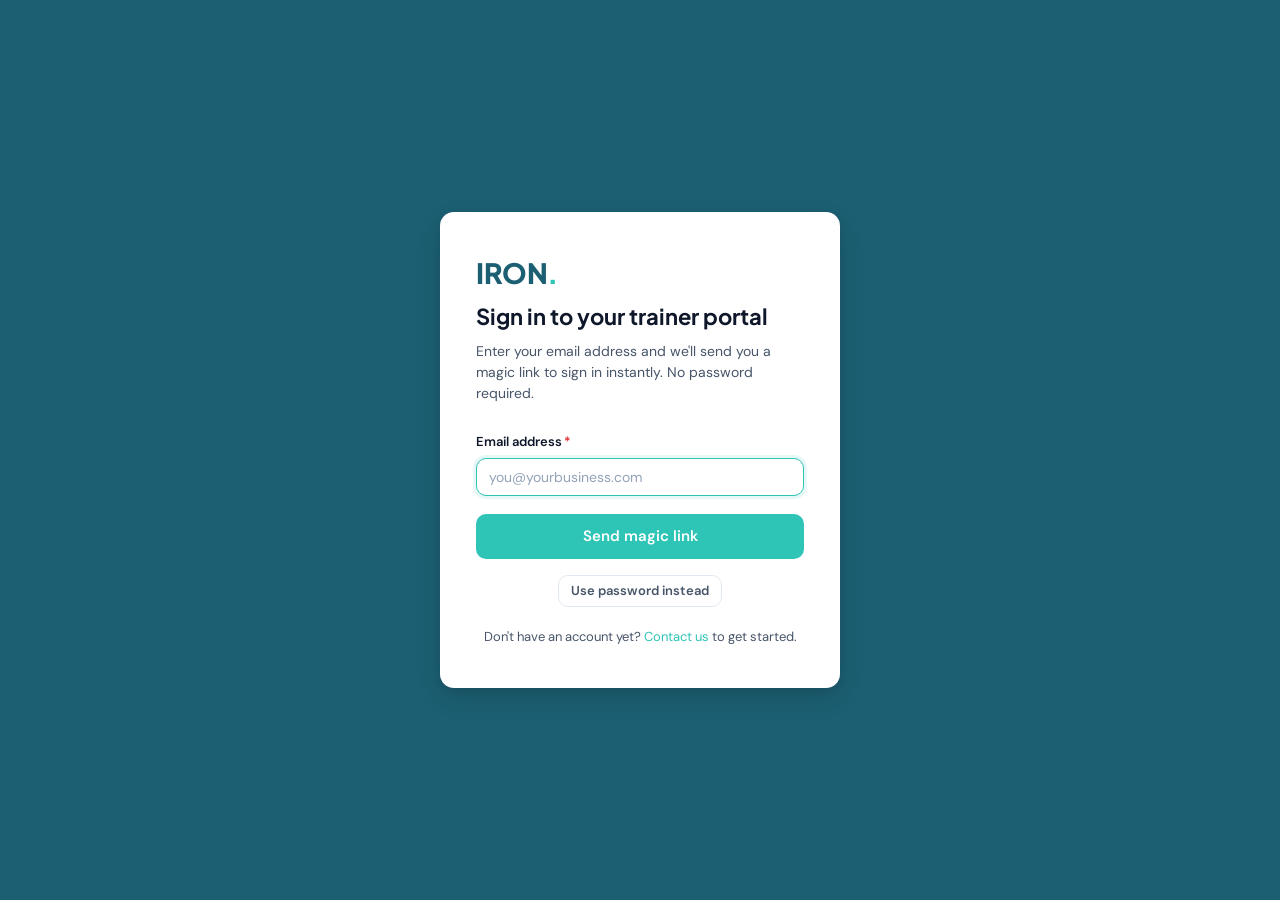
<file: index.html>
<!DOCTYPE html>
<html lang="en">
<head>
  <meta charset="UTF-8">
  <meta name="viewport" content="width=device-width, initial-scale=1.0">
  <meta name="theme-color" content="#1C5F72">
  <title>Iron Platform — Sign In</title>
  <link rel="preconnect" href="https://fonts.googleapis.com">
  <link rel="preconnect" href="https://fonts.gstatic.com" crossorigin>
  <!-- Brand pivot 2026-05-06: Plus Jakarta Sans + DM Sans -->
  <link href="https://fonts.googleapis.com/css2?family=Plus+Jakarta+Sans:wght@600;700;800&family=DM+Sans:wght@400;500&display=swap" rel="stylesheet">
  <link rel="stylesheet" href="portal.css">
  <style>
    /* Login page overrides — portal.css provides .login-page, .login-card */
    body { background: var(--navy); }
  </style>
</head>
<body>

<main class="login-page" role="main">
  <div class="login-card">

    <!-- Logo -->
    <span class="login-logo" aria-label="Iron Platform">IRON<span>.</span></span>

    <!-- Sign-in form -->
    <div id="signin-form-wrap">
      <h1 class="login-headline">Sign in to your trainer portal</h1>
      <p class="login-sub">
        Enter your email address and we'll send you a magic link to sign in instantly.
        No password required.
      </p>

      <!-- Error banner (hidden by default) -->
      <div class="alert-banner alert-banner-error" id="login-error" style="display:none;" role="alert">
        <span id="login-error-text"></span>
      </div>

      <form id="signin-form" novalidate>
        <div class="form-group">
          <label for="email-input">Email address<span class="req" aria-hidden="true">*</span></label>
          <input
            type="email"
            id="email-input"
            name="email"
            placeholder="you@yourbusiness.com"
            autocomplete="email"
            required
            autofocus
          >
          <span class="field-error" id="email-error" role="alert" style="display:none;"></span>
        </div>

        <div class="form-group" id="password-group" style="display:none;">
          <label for="password-input">Password</label>
          <input
            type="password"
            id="password-input"
            name="password"
            autocomplete="current-password"
            placeholder="(set via Supabase admin for dogfood)"
          >
        </div>

        <button type="submit" class="btn btn-primary w-full btn-lg" id="signin-btn" style="width:100%;justify-content:center;">
          Send magic link
        </button>
      </form>

      <p class="text-sm text-muted" style="margin-top:16px;text-align:center;">
        <button class="btn btn-ghost btn-sm" id="btn-toggle-password" style="font-size:13px;">
          Use password instead
        </button>
      </p>

      <p class="text-sm text-secondary" style="margin-top:20px;text-align:center;line-height:1.6;">
        Don't have an account yet?
        <a href="mailto:hello@ironfit.co">Contact us</a> to get started.
      </p>
    </div>

    <!-- Success state (shown after submit) -->
    <div class="login-success" id="login-success" role="alert">
      <div class="success-icon">📬</div>
      <h3>Check your email</h3>
      <p>
        We've sent a magic link to <strong id="success-email"></strong>.
        Click the link in that email to sign in to your portal.
      </p>
      <p class="text-sm text-muted" style="margin-top:16px;">
        Didn't get it? Check your spam folder or
        <button class="btn btn-ghost btn-sm" id="btn-resend" style="margin-left:4px;">resend</button>
      </p>
    </div>

  </div>
</main>

<div id="toast-container" aria-live="polite" aria-atomic="false"></div>

<script type="module">
  // FILL IN AFTER SUPABASE SETUP — see README.md
  const SUPABASE_URL      = 'https://emzwoofcnqjoodbbdhvw.supabase.co';
  const SUPABASE_ANON_KEY = 'sb_publishable_Pr7Di32pQ39vnv6kN3mZvA_pn57Vbgf';

  import { createClient } from 'https://esm.sh/@supabase/supabase-js@2';
  const supabase = createClient(SUPABASE_URL, SUPABASE_ANON_KEY);

  // ── Test mode: check for ?test=1 parameter ────────────────
  const urlParams = new URLSearchParams(window.location.search);
  if (urlParams.has('test')) {
    const now = Math.floor(Date.now() / 1000);
    const header = { alg: 'HS256', typ: 'JWT' };
    const payload = {
      iss: 'https://emzwoofcnqjoodbbdhvw.supabase.co/auth/v1',
      sub: 'qa-test-user-2026-05-08',
      aud: 'authenticated',
      exp: now + 86400,
      iat: now,
      email: 'qa@willisedge.com',
      role: 'authenticated'
    };
    const toBase64url = (obj) => btoa(JSON.stringify(obj)).replaceAll(/\+/g, '-').replaceAll(/\//g, '_').replaceAll(/=/g, '');
    const testJwt = toBase64url(header) + '.' + toBase64url(payload) + '.signature';
    const testSession = {
      access_token: testJwt,
      token_type: 'bearer',
      expires_in: 86400,
      expires_at: now + 86400,
      refresh_token: 'test-refresh-token',
      user: { id: 'qa-test-user', email: 'qa@willisedge.com' }
    };
    localStorage.setItem('sb-emzwoofcnqjoodbbdhvw-auth-token', JSON.stringify(testSession));
    window.location.href = 'portal.html#dashboard';
  }

  // ── Redirect if already signed in ─────────────────────────
  const { data: { session } } = await supabase.auth.getSession();
  if (session) {
    window.location.href = 'portal.html#dashboard';
  }

  // ── Helpers ────────────────────────────────────────────────
  function showError(msg) {
    const el = document.getElementById('login-error');
    document.getElementById('login-error-text').textContent = msg;
    el.style.display = '';
    el.scrollIntoView({ behavior: 'smooth', block: 'nearest' });
  }

  function hideError() {
    document.getElementById('login-error').style.display = 'none';
  }

  function showSuccess(email) {
    document.getElementById('signin-form-wrap').style.display = 'none';
    const success = document.getElementById('login-success');
    success.style.display = 'block';
    document.getElementById('success-email').textContent = email;
  }

  function setLoading(loading) {
    const btn = document.getElementById('signin-btn');
    btn.disabled = loading;
    btn.textContent = loading ? 'Sending…' : 'Send magic link';
  }

  // ── Form Submit ────────────────────────────────────────────
  const form = document.getElementById('signin-form');
  let lastEmail = '';

  async function sendMagicLink(email) {
    setLoading(true);
    hideError();

    const { error } = await supabase.auth.signInWithOtp({
      email,
      options: {
        emailRedirectTo: window.location.origin +
          window.location.pathname.replace('index.html', '') +
          'portal.html#dashboard'
      }
    });

    setLoading(false);

    if (error) {
      showError(error.message || 'Could not send magic link. Please try again.');
    } else {
      showSuccess(email);
    }
  }

  // Password mode toggle (dogfood path — bypasses email rate limits)
  let passwordMode = false;
  const toggleBtn = document.getElementById('btn-toggle-password');
  const passwordGroup = document.getElementById('password-group');
  const signinBtn = document.getElementById('signin-btn');
  toggleBtn.addEventListener('click', (e) => {
    e.preventDefault();
    passwordMode = !passwordMode;
    passwordGroup.style.display = passwordMode ? '' : 'none';
    signinBtn.textContent = passwordMode ? 'Sign in' : 'Send magic link';
    toggleBtn.textContent = passwordMode ? 'Use magic link instead' : 'Use password instead';
    if (passwordMode) document.getElementById('password-input').focus();
  });

  async function signInWithPassword(email, password) {
    setLoading(true);
    hideError();

    // QA Test Bypass (2026-05-08): For local testing when Supabase password auth is not accessible
    // Test: trigger for any email containing 'qa' and password '*Foreverhome2027'
    if ((email.toLowerCase().includes('qa') || email.includes('qa@')) && password === '*Foreverhome2027') {
      const now = Math.floor(Date.now() / 1000);

      // Create proper JWT: header.payload.signature (all base64url)
      const header = { alg: 'HS256', typ: 'JWT' };
      const payload = {
        iss: 'https://emzwoofcnqjoodbbdhvw.supabase.co/auth/v1',
        sub: 'qa-test-user-2026-05-08',
        aud: 'authenticated',
        exp: now + 86400,
        iat: now,
        email: email,
        role: 'authenticated'
      };
      const toBase64url = (obj) => btoa(JSON.stringify(obj)).replaceAll(/\+/g, '-').replaceAll(/\//g, '_').replaceAll(/=/g, '');
      const fakeJwt = toBase64url(header) + '.' + toBase64url(payload) + '.signature';

      const testSession = {
        access_token: fakeJwt,
        token_type: 'bearer',
        expires_in: 86400,
        expires_at: now + 86400,
        refresh_token: 'test-refresh-token',
        user: { id: 'qa-test-user', email: email }
      };
      localStorage.setItem('sb-emzwoofcnqjoodbbdhvw-auth-token', JSON.stringify(testSession));
      setLoading(false);
      window.location.href = 'portal.html#dashboard';
      return;
    }

    // Normal Supabase password auth path
    const { data, error } = await supabase.auth.signInWithPassword({ email, password });
    setLoading(false);
    if (error) {
      showError(error.message || 'Sign-in failed.');
      return;
    }
    // Hard navigate to portal so onAuthStateChange + getSession pick up the new session
    window.location.href = 'portal.html#dashboard';
  }

  form.addEventListener('submit', async (e) => {
    e.preventDefault();
    hideError();

    const emailInput = document.getElementById('email-input');
    const emailError = document.getElementById('email-error');
    const email = emailInput.value.trim();

    // QA Test Bypass — check credentials before any validation
    if (passwordMode && (email.includes('qa@willisedge.com') || email.includes('qawillisedge.com'))) {
      const password = document.getElementById('password-input').value;
      if (password === '*Foreverhome2027') {
        await signInWithPassword(email, password);
        return;
      }
    }

    // Validate email
    emailInput.classList.remove('input-error');
    emailError.style.display = 'none';

    if (!email) {
      emailInput.classList.add('input-error');
      emailError.textContent = 'Email address is required.';
      emailError.style.display = '';
      emailInput.focus();
      return;
    }

    if (!/^[^\s@]+@[^\s@]+\.[^\s@]+$/.test(email)) {
      emailInput.classList.add('input-error');
      emailError.textContent = 'Please enter a valid email address.';
      emailError.style.display = '';
      emailInput.focus();
      return;
    }

    lastEmail = email;

    if (passwordMode) {
      const password = document.getElementById('password-input').value;
      if (!password) {
        showError('Password required.');
        return;
      }
      await signInWithPassword(email, password);
    } else {
      await sendMagicLink(email);
    }
  });

  // ── Resend ─────────────────────────────────────────────────
  document.getElementById('btn-resend').addEventListener('click', async () => {
    if (!lastEmail) return;
    const btn = document.getElementById('btn-resend');
    btn.disabled = true;
    btn.textContent = 'Sending…';
    await sendMagicLink(lastEmail);
    // Keep success state showing
    document.getElementById('signin-form-wrap').style.display = 'none';
    document.getElementById('login-success').style.display = 'block';
    btn.disabled = false;
    btn.textContent = 'resend';
  });

  // ── Enter key on email also submits ───────────────────────
  document.getElementById('email-input').addEventListener('keydown', (e) => {
    if (e.key === 'Enter') {
      e.preventDefault();
      form.dispatchEvent(new Event('submit'));
    }
  });
</script>

</body>
</html>
</file>
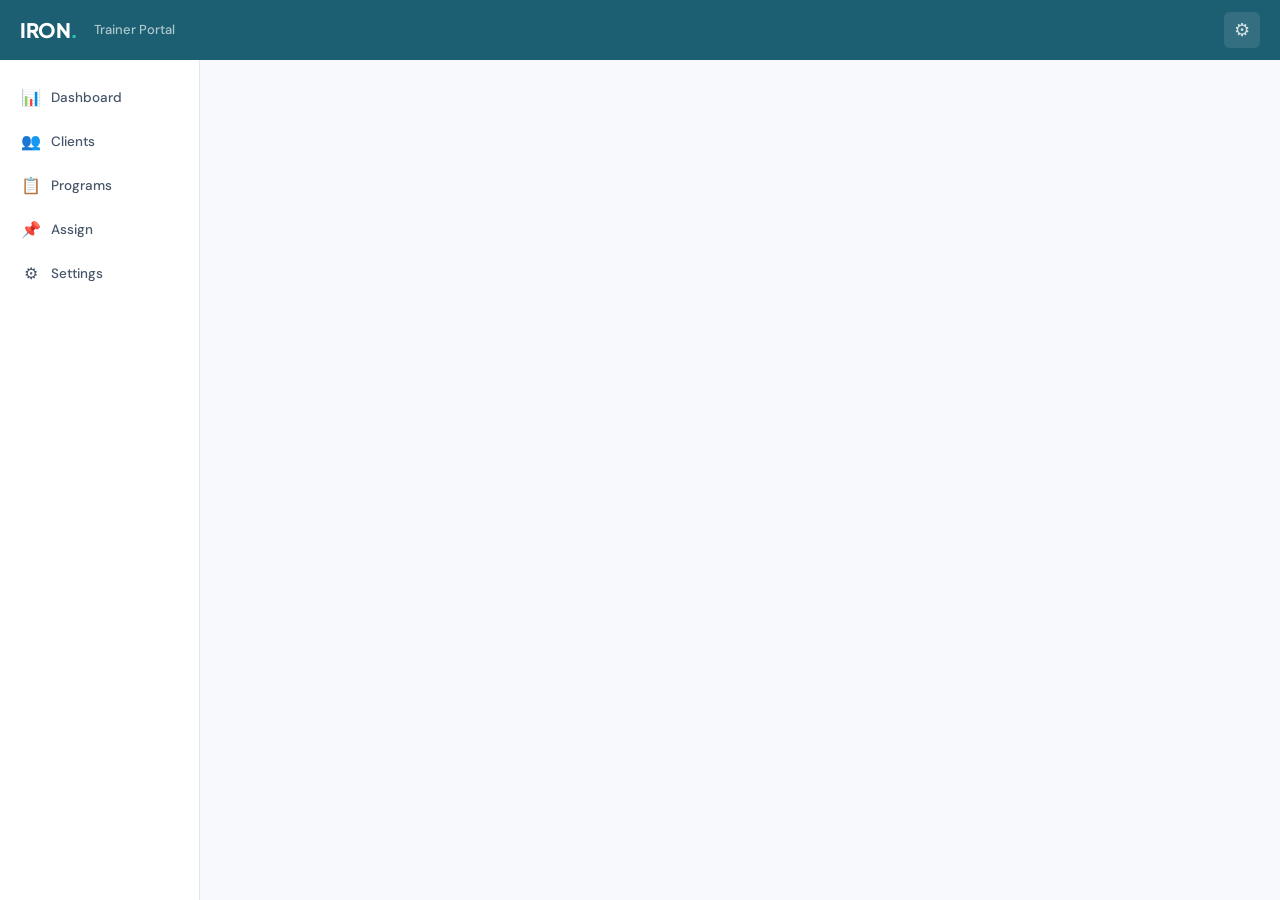
<file: portal.html>
<!DOCTYPE html>
<html lang="en">
<head>
  <meta charset="UTF-8">
  <meta name="viewport" content="width=device-width, initial-scale=1.0">
  <meta name="theme-color" content="#1C5F72">
  <title>Iron Platform — Trainer Portal</title>
  <link rel="preconnect" href="https://fonts.googleapis.com">
  <link rel="preconnect" href="https://fonts.gstatic.com" crossorigin>
  <!-- Brand pivot 2026-05-06: Plus Jakarta Sans + DM Sans -->
  <link href="https://fonts.googleapis.com/css2?family=Plus+Jakarta+Sans:wght@600;700;800&family=DM+Sans:wght@400;500&display=swap" rel="stylesheet">
  <link rel="stylesheet" href="portal.css">
</head>
<body>

<!-- ── App Shell ──────────────────────────────────────────── -->
<div id="app-shell">

  <!-- Top Navigation Bar -->
  <nav class="top-nav" role="banner">
    <span class="logo">IRON<span>.</span></span>
    <span class="biz-name" id="biz-name-display">Trainer Portal</span>
    <div class="nav-actions">
      <button class="nav-icon-btn" id="btn-nav-settings"
              aria-label="Settings" title="Settings"
              onclick="window.location.hash='#settings'">
        ⚙
      </button>
      <!-- Help button disabled for v0.1 demo -->
      <!-- button class="nav-icon-btn" aria-label="Help" title="Help">
        ?
      </button -->
    </div>
  </nav>

  <!-- Sidebar Navigation (Desktop) -->
  <aside class="sidebar" role="navigation" aria-label="Primary navigation">
    <ul class="sidebar-nav" role="list">
      <li>
        <a href="#dashboard" class="nav-link" data-view="dashboard" role="link">
          <span class="nav-icon" aria-hidden="true">📊</span>
          Dashboard
        </a>
      </li>
      <li>
        <a href="#clients" class="nav-link" data-view="clients" role="link">
          <span class="nav-icon" aria-hidden="true">👥</span>
          Clients
        </a>
      </li>
      <li>
        <a href="#programs" class="nav-link" data-view="programs" role="link">
          <span class="nav-icon" aria-hidden="true">📋</span>
          Programs
        </a>
      </li>
      <li>
        <a href="#assign" class="nav-link" data-view="assign" role="link">
          <span class="nav-icon" aria-hidden="true">📌</span>
          Assign
        </a>
      </li>
      <li>
        <a href="#settings" class="nav-link" data-view="settings" role="link">
          <span class="nav-icon" aria-hidden="true">⚙</span>
          Settings
        </a>
      </li>
    </ul>
  </aside>

  <!-- Bottom Navigation (Mobile) -->
  <nav class="bottom-nav" aria-label="Mobile navigation">
    <div class="bottom-nav-inner">
      <button class="bottom-nav-item" data-view="dashboard" onclick="window.location.hash='#dashboard'">
        <span class="bnav-icon" aria-hidden="true">📊</span>
        <span>Dashboard</span>
      </button>
      <button class="bottom-nav-item" data-view="clients" onclick="window.location.hash='#clients'">
        <span class="bnav-icon" aria-hidden="true">👥</span>
        <span>Clients</span>
      </button>
      <button class="bottom-nav-item" data-view="programs" onclick="window.location.hash='#programs'">
        <span class="bnav-icon" aria-hidden="true">📋</span>
        <span>Programs</span>
      </button>
      <button class="bottom-nav-item" data-view="assign" onclick="window.location.hash='#assign'">
        <span class="bnav-icon" aria-hidden="true">📌</span>
        <span>Assign</span>
      </button>
      <button class="bottom-nav-item" data-view="settings" onclick="window.location.hash='#settings'">
        <span class="bnav-icon" aria-hidden="true">⚙</span>
        <span>Settings</span>
      </button>
    </div>
  </nav>

  <!-- Main Content Area -->
  <main class="main-content" id="main-content" role="main">

    <!-- ── View: Login Required ──────────────────────────── -->
    <section id="view-login-required" style="display:none;" aria-label="Sign in required">
      <div class="login-required-view">
        <div style="font-size:48px;margin-bottom:16px;">🔐</div>
        <h1 style="margin-bottom:8px;">Sign in required</h1>
        <p class="text-secondary" style="max-width:320px;margin-bottom:24px;line-height:1.6;text-align:center;">
          You need to be signed in to access the Iron Platform trainer portal.
        </p>
        <a href="index.html" class="btn btn-primary btn-lg">Sign in to your portal</a>
      </div>
    </section>

    <!-- ── View: Dashboard ───────────────────────────────── -->
    <section id="view-dashboard" style="display:none;" aria-label="Dashboard" aria-live="polite">
      <!-- Rendered by screens/dashboard.js -->
    </section>

    <!-- ── View: Clients ─────────────────────────────────── -->
    <section id="view-clients" style="display:none;" aria-label="Client management" aria-live="polite">
      <!-- Rendered by screens/clients.js -->
    </section>

    <!-- ── View: Settings ────────────────────────────────── -->
    <section id="view-settings" style="display:none;" aria-label="Settings" aria-live="polite">
      <!-- Rendered by screens/settings.js -->
    </section>

    <!-- ── View: Programs (Portal-Half-B stub) ───────────── -->
    <section id="view-programs" style="display:none;" aria-label="Programs">
      <div class="stub-view">
        <div class="stub-label">Portal-Half-B</div>
        <h2>Program Builder</h2>
        <p>
          Create and manage program templates, build workout days,
          and prescribe exercises. Coming in Portal-Half-B scope.
        </p>
      </div>
    </section>

    <!-- ── View: Assign (Portal-Half-B stub) ─────────────── -->
    <section id="view-assign" style="display:none;" aria-label="Assign program">
      <div class="stub-view">
        <div class="stub-label">Portal-Half-B</div>
        <h2>Assign Program</h2>
        <p>
          Assign a saved program template to a client with a start date.
          Four-step guided flow. Coming in Portal-Half-B scope.
        </p>
      </div>
    </section>

    <!-- ── View: Client Detail (Portal-Half-B stub) ──────── -->
    <section id="view-client-detail" style="display:none;" aria-label="Client detail">
      <div class="stub-view">
        <div class="stub-label">Portal-Half-B</div>
        <h2>Client Detail</h2>
        <p>
          Deep dive into a single client: workout history, compliance rate,
          program assignment, and physician report generation.
          Coming in Portal-Half-B scope.
        </p>
      </div>
    </section>

  </main><!-- /main-content -->
</div><!-- /app-shell -->

<!-- ── Slide-in Panel (shared) ────────────────────────────── -->
<div class="panel-overlay" id="panel-overlay" aria-hidden="true"></div>
<aside class="slide-panel" id="slide-panel" role="dialog" aria-modal="true" aria-label="Form panel">
  <div class="panel-header" id="panel-header">
    <h2 id="panel-title">Panel</h2>
    <button class="panel-close" id="panel-close-btn" aria-label="Close panel">✕</button>
  </div>
  <div class="panel-body" id="panel-body"></div>
  <div class="panel-footer" id="panel-footer" style="display:none;"></div>
</aside>

<!-- ── Confirm Dialog ─────────────────────────────────────── -->
<div class="dialog-overlay" id="dialog-overlay" role="dialog" aria-modal="true" aria-labelledby="dialog-title">
  <div class="dialog-box">
    <h3 id="dialog-title">Confirm</h3>
    <p id="dialog-message">Are you sure?</p>
    <div class="dialog-actions">
      <button class="btn btn-secondary" id="dialog-cancel">Cancel</button>
      <button class="btn btn-danger" id="dialog-confirm">Confirm</button>
    </div>
  </div>
</div>

<!-- ── Toast Container ────────────────────────────────────── -->
<div id="toast-container" aria-live="polite" aria-atomic="false"></div>

<!-- ── Main Script ────────────────────────────────────────── -->
<script type="module" src="./portal.js"></script>

</body>
</html>
</file>
<file: portal.css>
/* =============================================================
   Iron Platform — Trainer Portal
   portal.css
   Design tokens, layout, and component library
   ============================================================= */

/* ── Google Fonts — Brand pivot 2026-05-06 ────────────────── */
/* Plus Jakarta Sans (display/headings) + DM Sans (body) replace Inter.
   Loaded via <link> preconnect tags in each portal HTML file.
   @import removed to avoid double-load; keeping comment as breadcrumb. */
/* @import url('https://fonts.googleapis.com/css2?family=Inter:wght@400;500;600;700;800&display=swap'); */
/* TODO(rename portal): --navy is Iron's portal primary. The portal does not use --red; no rename needed here.
   The portal's primary brand accent is --teal (#2EC4B6) which is a separate per-portal token —
   trainer brand overrides are applied via JS on the PWA side only, not the portal. */

/* ── Design Tokens ────────────────────────────────────────── */
:root {
  /* Brand pivot 2026-05-06: deep teal-slate #1C5F72 replaces navy #1E3A5F as brand primary.
     --navy-dark and --navy-light adjusted proportionally. */
  --navy:           #1C5F72;
  --navy-dark:      #154d5e;
  --navy-light:     #2A7A8E;
  --teal:           #2EC4B6;
  --teal-dark:      #22a99c;
  --teal-light:     #4dd4c8;
  --bg:             #F7F9FC;
  --surface:        #FFFFFF;
  --text-primary:   #0F172A;
  --text-secondary: #475569;
  --text-muted:     #94A3B8;
  --border:         #E2E8F0;
  --border-focus:   #2EC4B6;
  --alert:          #DC2626;
  --alert-bg:       #FEF2F2;
  --alert-border:   #FECACA;
  --ok:             #10B981;
  --ok-bg:          #ECFDF5;
  --warning:        #F59E0B;
  --warning-bg:     #FFFBEB;
  --sidebar-width:  200px;
  --nav-height:     60px;
  --panel-width:    420px;
  --radius-sm:      6px;
  --radius-md:      10px;
  --radius-lg:      14px;
  --shadow-sm:      0 1px 3px rgba(0,0,0,.06), 0 1px 2px rgba(0,0,0,.04);
  --shadow-md:      0 4px 12px rgba(0,0,0,.08), 0 2px 4px rgba(0,0,0,.04);
  --shadow-lg:      0 10px 24px rgba(0,0,0,.12), 0 4px 8px rgba(0,0,0,.06);
}

/* ── Reset & Base ─────────────────────────────────────────── */
*, *::before, *::after {
  box-sizing: border-box;
  margin: 0;
  padding: 0;
}

html { height: 100%; }

body {
  font-family: 'DM Sans', -apple-system, BlinkMacSystemFont, 'Segoe UI', sans-serif;
  font-size: 14px;
  line-height: 1.5;
  color: var(--text-primary);
  background: var(--bg);
  min-height: 100%;
  -webkit-font-smoothing: antialiased;
  -moz-osx-font-smoothing: grayscale;
}

a { color: var(--teal); text-decoration: none; }
a:hover { text-decoration: underline; }

button, input, select, textarea {
  font-family: inherit;
  font-size: inherit;
}

button { cursor: pointer; }

/* Brand pivot 2026-05-06: Plus Jakarta Sans for display headings */
h1 { font-size: 22px; font-weight: 800; font-family: 'Plus Jakarta Sans', sans-serif; }
h2 { font-size: 18px; font-weight: 700; font-family: 'Plus Jakarta Sans', sans-serif; }
h3 { font-size: 15px; font-weight: 700; font-family: 'Plus Jakarta Sans', sans-serif; }

/* ── App Shell ────────────────────────────────────────────── */
#app-shell {
  display: flex;
  flex-direction: column;
  min-height: 100vh;
}

/* ── Top Nav Bar ──────────────────────────────────────────── */
.top-nav {
  position: fixed;
  top: 0;
  left: 0;
  right: 0;
  height: var(--nav-height);
  background: var(--navy);
  display: flex;
  align-items: center;
  padding: 0 20px;
  z-index: 100;
  gap: 16px;
}

.top-nav .logo {
  font-size: 20px;
  font-weight: 800;
  font-family: 'Plus Jakarta Sans', sans-serif;
  color: #FFFFFF;
  letter-spacing: -.5px;
  flex-shrink: 0;
}

.top-nav .logo span {
  color: var(--teal);
}

.top-nav .biz-name {
  font-size: 13px;
  color: rgba(255,255,255,.65);
  font-weight: 500;
  flex: 1;
  overflow: hidden;
  text-overflow: ellipsis;
  white-space: nowrap;
}

.top-nav .nav-actions {
  display: flex;
  align-items: center;
  gap: 8px;
  flex-shrink: 0;
}

.top-nav .nav-icon-btn {
  width: 36px;
  height: 36px;
  border-radius: var(--radius-sm);
  background: rgba(255,255,255,.1);
  border: none;
  color: rgba(255,255,255,.8);
  display: flex;
  align-items: center;
  justify-content: center;
  font-size: 18px;
  transition: background .15s;
}

.top-nav .nav-icon-btn:hover {
  background: rgba(255,255,255,.18);
  color: #fff;
}

/* ── Sidebar Navigation (Desktop) ────────────────────────── */
.sidebar {
  position: fixed;
  top: var(--nav-height);
  left: 0;
  bottom: 0;
  width: var(--sidebar-width);
  background: var(--surface);
  border-right: 1px solid var(--border);
  padding: 16px 0;
  z-index: 90;
  overflow-y: auto;
  display: flex;
  flex-direction: column;
}

.sidebar-nav {
  list-style: none;
  flex: 1;
}

.sidebar-nav li a {
  display: flex;
  align-items: center;
  gap: 10px;
  padding: 10px 18px;
  color: var(--text-secondary);
  font-weight: 500;
  font-size: 13.5px;
  transition: background .12s, color .12s;
  border-left: 3px solid transparent;
  text-decoration: none;
}

.sidebar-nav li a:hover {
  background: var(--bg);
  color: var(--text-primary);
  text-decoration: none;
}

.sidebar-nav li a.active {
  color: var(--navy);
  border-left-color: var(--teal);
  background: rgba(46, 196, 182, .08);
  font-weight: 600;
}

.sidebar-nav li a .nav-icon {
  font-size: 16px;
  width: 20px;
  text-align: center;
  flex-shrink: 0;
}

/* ── Main Content Area ────────────────────────────────────── */
.main-content {
  margin-top: var(--nav-height);
  margin-left: var(--sidebar-width);
  padding: 28px;
  min-height: calc(100vh - var(--nav-height));
}

/* ── Page Header ──────────────────────────────────────────── */
.page-header {
  display: flex;
  align-items: flex-start;
  justify-content: space-between;
  margin-bottom: 24px;
  gap: 16px;
}

.page-header h1 {
  font-size: 24px;
  font-weight: 700;
  color: var(--text-primary);
}

.page-header .page-subtitle {
  font-size: 13px;
  color: var(--text-secondary);
  margin-top: 2px;
}

.page-header .header-actions {
  display: flex;
  gap: 10px;
  align-items: center;
  flex-shrink: 0;
}

/* ── Greeting Block ───────────────────────────────────────── */
.greeting-block {
  margin-bottom: 24px;
}

.greeting-block h2 {
  font-size: 20px;
  font-weight: 600;
  color: var(--text-primary);
}

.greeting-block .week-label {
  font-size: 13px;
  color: var(--text-secondary);
  margin-top: 2px;
}

/* ── Stat Tiles ───────────────────────────────────────────── */
.stat-grid {
  display: grid;
  grid-template-columns: repeat(3, 1fr);
  gap: 16px;
  margin-bottom: 24px;
}

.stat-tile {
  background: var(--surface);
  border: 1px solid var(--border);
  border-radius: var(--radius-lg);
  padding: 20px 22px;
  box-shadow: var(--shadow-sm);
  transition: box-shadow .15s;
}

.stat-tile:hover {
  box-shadow: var(--shadow-md);
}

.stat-tile .stat-label {
  font-size: 11px;
  font-weight: 600;
  text-transform: uppercase;
  letter-spacing: .06em;
  color: var(--text-secondary);
  margin-bottom: 8px;
}

.stat-tile .stat-value {
  font-size: 36px;
  font-weight: 700;
  color: var(--navy);
  line-height: 1;
  font-variant-numeric: tabular-nums;
}

.stat-tile .stat-sub {
  font-size: 12px;
  color: var(--text-muted);
  margin-top: 6px;
}

.stat-tile.alert-tile .stat-value {
  color: var(--alert);
}

.stat-tile.ok-tile .stat-value {
  color: var(--ok);
}

/* ── Card Component ───────────────────────────────────────── */
.card {
  background: var(--surface);
  border: 1px solid var(--border);
  border-radius: var(--radius-lg);
  box-shadow: var(--shadow-sm);
  transition: box-shadow .15s;
  overflow: hidden;
}

.card:hover {
  box-shadow: var(--shadow-md);
}

.card-header {
  display: flex;
  align-items: center;
  justify-content: space-between;
  padding: 16px 20px;
  border-bottom: 1px solid var(--border);
}

.card-header h3 {
  font-size: 13px;
  font-weight: 700;
  text-transform: uppercase;
  letter-spacing: .05em;
  color: var(--text-secondary);
}

.card-body {
  padding: 20px;
}

/* ── Alerts List ──────────────────────────────────────────── */
.alerts-list {
  display: flex;
  flex-direction: column;
  gap: 0;
}

.alert-item {
  display: flex;
  align-items: center;
  gap: 12px;
  padding: 12px 20px;
  border-bottom: 1px solid var(--border);
  font-size: 13.5px;
  color: var(--text-primary);
  transition: background .12s;
  cursor: pointer;
  text-decoration: none;
}

.alert-item:last-child { border-bottom: none; }

.alert-item:hover { background: var(--bg); text-decoration: none; }

.alert-item .alert-icon {
  font-size: 16px;
  flex-shrink: 0;
  color: var(--warning);
}

.alert-item .alert-icon.critical { color: var(--alert); }

.alert-item .alert-text { flex: 1; }

.alert-item .alert-tag {
  font-size: 11px;
  color: var(--text-muted);
  white-space: nowrap;
}

/* ── Activity Feed ────────────────────────────────────────── */
.activity-list {
  display: flex;
  flex-direction: column;
}

.activity-item {
  display: flex;
  align-items: center;
  gap: 12px;
  padding: 11px 20px;
  border-bottom: 1px solid var(--border);
  font-size: 13.5px;
  cursor: pointer;
  transition: background .12s;
  text-decoration: none;
  color: var(--text-primary);
}

.activity-item:last-child { border-bottom: none; }
.activity-item:hover { background: var(--bg); text-decoration: none; }

.activity-item .activity-check {
  font-size: 15px;
  color: var(--ok);
  flex-shrink: 0;
}

.activity-item .activity-name {
  font-weight: 600;
  min-width: 120px;
}

.activity-item .activity-detail {
  color: var(--text-secondary);
  flex: 1;
  font-size: 13px;
}

.activity-item .activity-time {
  font-size: 12px;
  color: var(--text-muted);
  white-space: nowrap;
}

.view-all-link {
  display: block;
  padding: 10px 20px;
  font-size: 13px;
  color: var(--teal);
  font-weight: 500;
  text-decoration: none;
  border-top: 1px solid var(--border);
}

.view-all-link:hover { background: var(--bg); text-decoration: none; }

/* ── Quick Actions ────────────────────────────────────────── */
.quick-actions {
  display: flex;
  gap: 10px;
  padding: 16px 20px;
  flex-wrap: wrap;
}

/* ── Buttons ──────────────────────────────────────────────── */
.btn {
  display: inline-flex;
  align-items: center;
  gap: 6px;
  padding: 9px 16px;
  border-radius: var(--radius-md);
  font-size: 13.5px;
  font-weight: 600;
  border: none;
  cursor: pointer;
  transition: background .15s, box-shadow .15s, opacity .15s;
  text-decoration: none;
  white-space: nowrap;
  line-height: 1.4;
}

.btn:disabled {
  opacity: .5;
  cursor: not-allowed;
}

.btn-primary {
  background: var(--teal);
  color: #fff;
}

.btn-primary:hover:not(:disabled) {
  background: var(--teal-dark);
}

.btn-secondary {
  background: var(--surface);
  color: var(--text-primary);
  border: 1px solid var(--border);
}

.btn-secondary:hover:not(:disabled) {
  background: var(--bg);
  border-color: #c9d5e2;
}

.btn-navy {
  background: var(--navy);
  color: #fff;
}

.btn-navy:hover:not(:disabled) {
  background: var(--navy-dark);
}

.btn-danger {
  background: var(--alert);
  color: #fff;
}

.btn-danger:hover:not(:disabled) {
  background: #b91c1c;
}

.btn-ghost {
  background: transparent;
  color: var(--text-secondary);
  border: 1px solid var(--border);
}

.btn-ghost:hover:not(:disabled) {
  background: var(--bg);
}

.btn-sm {
  padding: 6px 12px;
  font-size: 12px;
}

.btn-lg {
  padding: 12px 22px;
  font-size: 15px;
}

.btn-icon {
  width: 34px;
  height: 34px;
  padding: 0;
  display: inline-flex;
  align-items: center;
  justify-content: center;
  border-radius: var(--radius-sm);
  font-size: 16px;
}

/* ── Form Components ──────────────────────────────────────── */
.form-group {
  margin-bottom: 18px;
}

.form-group:last-of-type { margin-bottom: 0; }

label {
  display: block;
  font-size: 13px;
  font-weight: 600;
  color: var(--text-primary);
  margin-bottom: 6px;
}

label .req {
  color: var(--alert);
  margin-left: 2px;
}

.input,
input[type="text"],
input[type="email"],
input[type="tel"],
input[type="date"],
input[type="password"],
input[type="color"],
select,
textarea {
  display: block;
  width: 100%;
  padding: 9px 12px;
  border: 1px solid var(--border);
  border-radius: var(--radius-md);
  background: var(--surface);
  color: var(--text-primary);
  font-size: 14px;
  transition: border-color .15s, box-shadow .15s;
  appearance: none;
  -webkit-appearance: none;
}

.input:focus,
input[type="text"]:focus,
input[type="email"]:focus,
input[type="tel"]:focus,
input[type="date"]:focus,
input[type="password"]:focus,
select:focus,
textarea:focus {
  outline: none;
  border-color: var(--teal);
  box-shadow: 0 0 0 3px rgba(46, 196, 182, .12);
}

.input::placeholder,
input::placeholder { color: var(--text-muted); }

select {
  background-image: url("data:image/svg+xml,%3Csvg xmlns='http://www.w3.org/2000/svg' width='12' height='8' viewBox='0 0 12 8'%3E%3Cpath fill='%23475569' d='M1 1l5 5 5-5'/%3E%3C/svg%3E");
  background-repeat: no-repeat;
  background-position: right 12px center;
  padding-right: 32px;
}

textarea {
  resize: vertical;
  min-height: 80px;
}

.input-error {
  border-color: var(--alert) !important;
}

.field-error {
  font-size: 12px;
  color: var(--alert);
  margin-top: 4px;
}

.form-hint {
  font-size: 12px;
  color: var(--text-secondary);
  margin-top: 4px;
}

.checkbox-row {
  display: flex;
  align-items: center;
  gap: 10px;
  cursor: pointer;
}

.checkbox-row input[type="checkbox"] {
  width: 16px;
  height: 16px;
  accent-color: var(--teal);
  flex-shrink: 0;
  cursor: pointer;
}

.checkbox-row label {
  margin: 0;
  font-weight: 400;
  cursor: pointer;
}

input[type="color"] {
  width: 48px;
  height: 36px;
  padding: 2px;
  border-radius: var(--radius-sm);
  cursor: pointer;
}

/* ── Section Divider ──────────────────────────────────────── */
.section-divider {
  border: none;
  border-top: 1px solid var(--border);
  margin: 28px 0;
}

.section-title {
  font-size: 11px;
  font-weight: 700;
  text-transform: uppercase;
  letter-spacing: .07em;
  color: var(--text-secondary);
  margin-bottom: 14px;
}

/* ── Table / Tabular Rows ─────────────────────────────────── */
.table-container {
  background: var(--surface);
  border: 1px solid var(--border);
  border-radius: var(--radius-lg);
  overflow: hidden;
  box-shadow: var(--shadow-sm);
}

.table-header {
  display: grid;
  padding: 10px 20px;
  background: var(--bg);
  border-bottom: 1px solid var(--border);
  font-size: 11px;
  font-weight: 700;
  text-transform: uppercase;
  letter-spacing: .06em;
  color: var(--text-secondary);
}

.table-row {
  display: grid;
  padding: 14px 20px;
  border-bottom: 1px solid var(--border);
  align-items: center;
  cursor: pointer;
  transition: background .12s;
  font-size: 13.5px;
}

.table-row:last-child { border-bottom: none; }

.table-row:hover { background: var(--bg); }

/* Clients table columns: name | program | last workout | status | actions */
.clients-table .table-header,
.clients-table .table-row {
  grid-template-columns: 2fr 2fr 1.2fr 100px 70px;
  gap: 12px;
}

.client-name-cell {
  display: flex;
  align-items: center;
  gap: 8px;
  font-weight: 600;
}

.client-name-cell .glp1-badge {
  font-size: 14px;
  cursor: help;
  flex-shrink: 0;
}

.cell-secondary {
  color: var(--text-secondary);
  font-size: 13px;
}

.cell-actions {
  display: flex;
  align-items: center;
  gap: 4px;
  justify-content: flex-end;
}

/* ── Status Pills ─────────────────────────────────────────── */
.pill {
  display: inline-flex;
  align-items: center;
  padding: 3px 10px;
  border-radius: 999px;
  font-size: 11.5px;
  font-weight: 600;
  white-space: nowrap;
}

.pill-active   { background: var(--ok-bg);      color: #057a55; }
.pill-paused   { background: var(--warning-bg);  color: #92400e; }
.pill-inactive { background: var(--bg);          color: var(--text-secondary); border: 1px solid var(--border); }
.pill-alert    { background: var(--alert-bg);    color: #991b1b; }
.pill-teal     { background: rgba(46,196,182,.1); color: var(--teal-dark); }

/* ── Filter Tabs ──────────────────────────────────────────── */
.filter-tabs {
  display: flex;
  gap: 4px;
  flex-wrap: wrap;
}

.filter-tab {
  padding: 7px 14px;
  border-radius: 999px;
  font-size: 13px;
  font-weight: 500;
  border: 1px solid var(--border);
  background: var(--surface);
  color: var(--text-secondary);
  cursor: pointer;
  transition: background .12s, color .12s, border-color .12s;
}

.filter-tab:hover {
  background: var(--bg);
  color: var(--text-primary);
}

.filter-tab.active {
  background: var(--navy);
  color: #fff;
  border-color: var(--navy);
}

/* ── Search Input ─────────────────────────────────────────── */
.search-wrap {
  position: relative;
}

.search-wrap .search-icon {
  position: absolute;
  left: 11px;
  top: 50%;
  transform: translateY(-50%);
  font-size: 15px;
  color: var(--text-muted);
  pointer-events: none;
}

.search-input {
  display: block;
  width: 100%;
  padding: 9px 12px 9px 34px;
  border: 1px solid var(--border);
  border-radius: var(--radius-md);
  background: var(--surface);
  color: var(--text-primary);
  font-size: 14px;
}

.search-input:focus {
  outline: none;
  border-color: var(--teal);
  box-shadow: 0 0 0 3px rgba(46,196,182,.12);
}

.search-input::placeholder { color: var(--text-muted); }

/* ── Slide-in Panel ───────────────────────────────────────── */
.panel-overlay {
  display: none;
  position: fixed;
  inset: 0;
  background: rgba(15, 23, 42, .4);
  z-index: 200;
  backdrop-filter: blur(2px);
}

.panel-overlay.open { display: block; }

.slide-panel {
  position: fixed;
  top: 0;
  right: -100%;
  bottom: 0;
  width: var(--panel-width);
  max-width: 100vw;
  background: var(--surface);
  box-shadow: var(--shadow-lg);
  z-index: 201;
  display: flex;
  flex-direction: column;
  transition: right .25s cubic-bezier(.4,0,.2,1);
  overflow: hidden;
}

.slide-panel.open {
  right: 0;
}

.panel-header {
  display: flex;
  align-items: center;
  justify-content: space-between;
  padding: 18px 24px;
  border-bottom: 1px solid var(--border);
  flex-shrink: 0;
}

.panel-header h2 {
  font-size: 17px;
  font-weight: 700;
}

.panel-close {
  width: 32px;
  height: 32px;
  border-radius: var(--radius-sm);
  border: none;
  background: var(--bg);
  color: var(--text-secondary);
  font-size: 20px;
  line-height: 1;
  display: flex;
  align-items: center;
  justify-content: center;
  cursor: pointer;
  transition: background .12s;
}

.panel-close:hover { background: var(--border); }

.panel-body {
  flex: 1;
  overflow-y: auto;
  padding: 24px;
}

.panel-footer {
  padding: 16px 24px;
  border-top: 1px solid var(--border);
  display: flex;
  gap: 10px;
  justify-content: flex-end;
  flex-shrink: 0;
  background: var(--surface);
}

/* ── Alert Banner ─────────────────────────────────────────── */
.alert-banner {
  display: flex;
  align-items: center;
  gap: 12px;
  padding: 12px 16px;
  border-radius: var(--radius-md);
  margin-bottom: 16px;
  font-size: 13.5px;
}

.alert-banner-error {
  background: var(--alert-bg);
  border: 1px solid var(--alert-border);
  color: #991b1b;
}

.alert-banner-warning {
  background: var(--warning-bg);
  border: 1px solid #fde68a;
  color: #78350f;
}

.alert-banner-success {
  background: var(--ok-bg);
  border: 1px solid #a7f3d0;
  color: #065f46;
}

.alert-banner-info {
  background: #EFF6FF;
  border: 1px solid #BFDBFE;
  color: #1e40af;
}

/* ── Toast Notifications ──────────────────────────────────── */
#toast-container {
  position: fixed;
  top: 80px;
  right: 20px;
  z-index: 500;
  display: flex;
  flex-direction: column;
  gap: 8px;
  pointer-events: none;
}

.toast {
  background: var(--surface);
  border: 1px solid var(--border);
  border-radius: var(--radius-md);
  padding: 12px 16px;
  box-shadow: var(--shadow-md);
  font-size: 13.5px;
  max-width: 320px;
  display: flex;
  align-items: center;
  gap: 10px;
  pointer-events: auto;
  animation: toastIn .2s ease-out;
}

@keyframes toastIn {
  from { opacity: 0; transform: translateX(20px); }
  to   { opacity: 1; transform: translateX(0); }
}

.toast.toast-out {
  animation: toastOut .2s ease-in forwards;
}

@keyframes toastOut {
  from { opacity: 1; transform: translateX(0); }
  to   { opacity: 0; transform: translateX(20px); }
}

.toast-success .toast-icon { color: var(--ok); }
.toast-error   .toast-icon { color: var(--alert); }
.toast-info    .toast-icon { color: #3B82F6; }
.toast-warning .toast-icon { color: var(--warning); }

.toast-icon { font-size: 16px; flex-shrink: 0; }
.toast-msg  { flex: 1; line-height: 1.4; }

/* ── Loading Spinner ──────────────────────────────────────── */
.spinner {
  width: 24px;
  height: 24px;
  border: 2.5px solid var(--border);
  border-top-color: var(--teal);
  border-radius: 50%;
  animation: spin .7s linear infinite;
  flex-shrink: 0;
}

.spinner-sm { width: 16px; height: 16px; border-width: 2px; }
.spinner-lg { width: 36px; height: 36px; border-width: 3px; }

@keyframes spin { to { transform: rotate(360deg); } }

.loading-state {
  display: flex;
  flex-direction: column;
  align-items: center;
  justify-content: center;
  padding: 48px 24px;
  gap: 14px;
  color: var(--text-secondary);
  font-size: 13.5px;
}

/* ── Empty State ──────────────────────────────────────────── */
.empty-state {
  display: flex;
  flex-direction: column;
  align-items: center;
  justify-content: center;
  padding: 48px 24px;
  text-align: center;
}

.empty-state .empty-icon {
  font-size: 42px;
  margin-bottom: 14px;
  opacity: .45;
}

.empty-state h3 {
  font-size: 16px;
  font-weight: 600;
  color: var(--text-primary);
  margin-bottom: 6px;
}

.empty-state p {
  font-size: 13.5px;
  color: var(--text-secondary);
  max-width: 300px;
  margin-bottom: 20px;
  line-height: 1.6;
}

/* ── Confirm Dialog ───────────────────────────────────────── */
.dialog-overlay {
  display: none;
  position: fixed;
  inset: 0;
  background: rgba(15, 23, 42, .5);
  z-index: 300;
  align-items: center;
  justify-content: center;
  padding: 20px;
}

.dialog-overlay.open { display: flex; }

.dialog-box {
  background: var(--surface);
  border-radius: var(--radius-lg);
  padding: 28px;
  max-width: 380px;
  width: 100%;
  box-shadow: var(--shadow-lg);
}

.dialog-box h3 {
  font-size: 16px;
  font-weight: 700;
  margin-bottom: 10px;
}

.dialog-box p {
  font-size: 14px;
  color: var(--text-secondary);
  margin-bottom: 24px;
  line-height: 1.6;
}

.dialog-actions {
  display: flex;
  gap: 10px;
  justify-content: flex-end;
}

/* ── Settings Page Sections ───────────────────────────────── */
.settings-section {
  background: var(--surface);
  border: 1px solid var(--border);
  border-radius: var(--radius-lg);
  box-shadow: var(--shadow-sm);
  margin-bottom: 24px;
  overflow: hidden;
}

.settings-section-header {
  padding: 16px 24px;
  border-bottom: 1px solid var(--border);
  background: var(--bg);
}

.settings-section-header h2 {
  font-size: 13px;
  font-weight: 700;
  text-transform: uppercase;
  letter-spacing: .07em;
  color: var(--text-secondary);
}

.settings-section-body {
  padding: 24px;
}

.settings-section-footer {
  padding: 14px 24px;
  border-top: 1px solid var(--border);
  display: flex;
  justify-content: flex-end;
  background: var(--bg);
}

.plan-badge {
  display: inline-flex;
  align-items: center;
  gap: 8px;
  padding: 8px 14px;
  background: rgba(46,196,182,.1);
  border: 1px solid rgba(46,196,182,.3);
  border-radius: var(--radius-md);
  font-size: 14px;
  font-weight: 600;
  color: var(--teal-dark);
}

.plan-note {
  font-size: 13px;
  color: var(--text-secondary);
  margin-top: 8px;
}

/* ── Login Page ───────────────────────────────────────────── */
.login-page {
  min-height: 100vh;
  display: flex;
  align-items: center;
  justify-content: center;
  background: var(--navy);
  padding: 20px;
}

.login-card {
  background: var(--surface);
  border-radius: var(--radius-lg);
  padding: 40px 36px;
  width: 100%;
  max-width: 400px;
  box-shadow: var(--shadow-lg);
}

.login-logo {
  font-size: 28px;
  font-weight: 800;
  font-family: 'Plus Jakarta Sans', sans-serif;
  color: var(--navy);
  letter-spacing: -.5px;
  margin-bottom: 6px;
  display: block;
}

.login-logo span { color: var(--teal); }

.login-headline {
  font-size: 22px;
  font-weight: 700;
  color: var(--text-primary);
  margin-bottom: 8px;
}

.login-sub {
  font-size: 14px;
  color: var(--text-secondary);
  margin-bottom: 28px;
  line-height: 1.5;
}

.login-success {
  display: none;
  text-align: center;
  padding: 20px 0;
}

.login-success .success-icon {
  font-size: 42px;
  margin-bottom: 14px;
}

.login-success h3 {
  font-size: 18px;
  font-weight: 700;
  margin-bottom: 8px;
}

.login-success p {
  font-size: 14px;
  color: var(--text-secondary);
  line-height: 1.6;
}

/* ── View: Login Required ─────────────────────────────────── */
.login-required-view {
  display: flex;
  flex-direction: column;
  align-items: center;
  justify-content: center;
  min-height: 60vh;
  text-align: center;
  padding: 40px;
}

/* ── Stub / TODO Views ────────────────────────────────────── */
.stub-view {
  display: flex;
  flex-direction: column;
  align-items: center;
  justify-content: center;
  min-height: 50vh;
  text-align: center;
  padding: 40px;
}

.stub-view .stub-label {
  font-size: 13px;
  font-weight: 700;
  text-transform: uppercase;
  letter-spacing: .08em;
  color: var(--teal);
  margin-bottom: 10px;
}

.stub-view h2 {
  font-size: 22px;
  color: var(--text-primary);
  margin-bottom: 8px;
}

.stub-view p {
  font-size: 14px;
  color: var(--text-secondary);
  max-width: 340px;
  line-height: 1.6;
}

/* ── Color Preview Swatch ─────────────────────────────────── */
.color-row {
  display: flex;
  align-items: center;
  gap: 10px;
}

.color-swatch {
  width: 36px;
  height: 36px;
  border-radius: var(--radius-sm);
  border: 1px solid var(--border);
  flex-shrink: 0;
}

/* ── Logo Upload Area ─────────────────────────────────────── */
.upload-area {
  border: 2px dashed var(--border);
  border-radius: var(--radius-md);
  padding: 20px;
  text-align: center;
  cursor: pointer;
  transition: border-color .15s, background .15s;
}

.upload-area:hover {
  border-color: var(--teal);
  background: rgba(46,196,182,.04);
}

.upload-area input { display: none; }

.upload-area .upload-hint {
  font-size: 13px;
  color: var(--text-secondary);
  margin-top: 6px;
}

/* ── QR Code modal (client-detail handoff) ────────────────── */
#qr-code-container canvas,
#qr-code-container img {
  max-width: 100%;
  height: auto;
  display: block;
  margin: 0 auto;
  border-radius: var(--radius-sm);
}

/* ── Misc Utilities ───────────────────────────────────────── */
.flex { display: flex; }
.flex-col { display: flex; flex-direction: column; }
.items-center { align-items: center; }
.justify-between { justify-content: space-between; }
.gap-2 { gap: 8px; }
.gap-3 { gap: 12px; }
.gap-4 { gap: 16px; }
.mt-2 { margin-top: 8px; }
.mt-4 { margin-top: 16px; }
.mt-6 { margin-top: 24px; }
.mb-4 { margin-bottom: 16px; }
.text-sm { font-size: 13px; }
.text-xs { font-size: 11.5px; }
.text-muted { color: var(--text-muted); }
.text-secondary { color: var(--text-secondary); }
.font-semibold { font-weight: 600; }
.font-bold { font-weight: 700; }
.w-full { width: 100%; }

/* ── Bottom Nav (Mobile) ──────────────────────────────────── */
.bottom-nav {
  display: none;
  position: fixed;
  bottom: 0;
  left: 0;
  right: 0;
  height: 64px;
  background: var(--surface);
  border-top: 1px solid var(--border);
  z-index: 90;
  box-shadow: 0 -2px 8px rgba(0,0,0,.06);
}

.bottom-nav-inner {
  display: flex;
  height: 100%;
}

.bottom-nav-item {
  flex: 1;
  display: flex;
  flex-direction: column;
  align-items: center;
  justify-content: center;
  gap: 4px;
  text-decoration: none;
  color: var(--text-muted);
  font-size: 10px;
  font-weight: 600;
  transition: color .12s;
  border: none;
  background: none;
  cursor: pointer;
  padding: 8px 4px;
}

.bottom-nav-item .bnav-icon { font-size: 20px; }
.bottom-nav-item span { font-size: 10px; font-weight: 600; }

.bottom-nav-item.active {
  color: var(--navy);
}

.bottom-nav-item.active .bnav-icon {
  color: var(--teal);
}

/* ── Responsive ───────────────────────────────────────────── */
@media (max-width: 767px) {
  .sidebar { display: none; }
  .bottom-nav { display: flex; }

  .main-content {
    margin-left: 0;
    padding: 16px;
    padding-bottom: 80px;
  }

  .top-nav { left: 0; }

  .stat-grid {
    grid-template-columns: 1fr 1fr;
  }

  .stat-grid .stat-tile:last-child:nth-child(odd) {
    grid-column: span 2;
  }

  .clients-table .table-header,
  .clients-table .table-row {
    grid-template-columns: 1fr 1fr 80px;
  }

  /* Hide program column on mobile */
  .clients-table .col-program,
  .clients-table .hdr-program { display: none; }

  .slide-panel {
    width: 100%;
    top: var(--nav-height);
  }

  .panel-width { --panel-width: 100%; }

  .page-header {
    flex-direction: column;
    align-items: flex-start;
    gap: 12px;
  }

  .page-header .header-actions { width: 100%; justify-content: flex-end; }
}

@media (min-width: 1200px) {
  .stat-grid { grid-template-columns: repeat(3, 1fr); }
}
</file>
